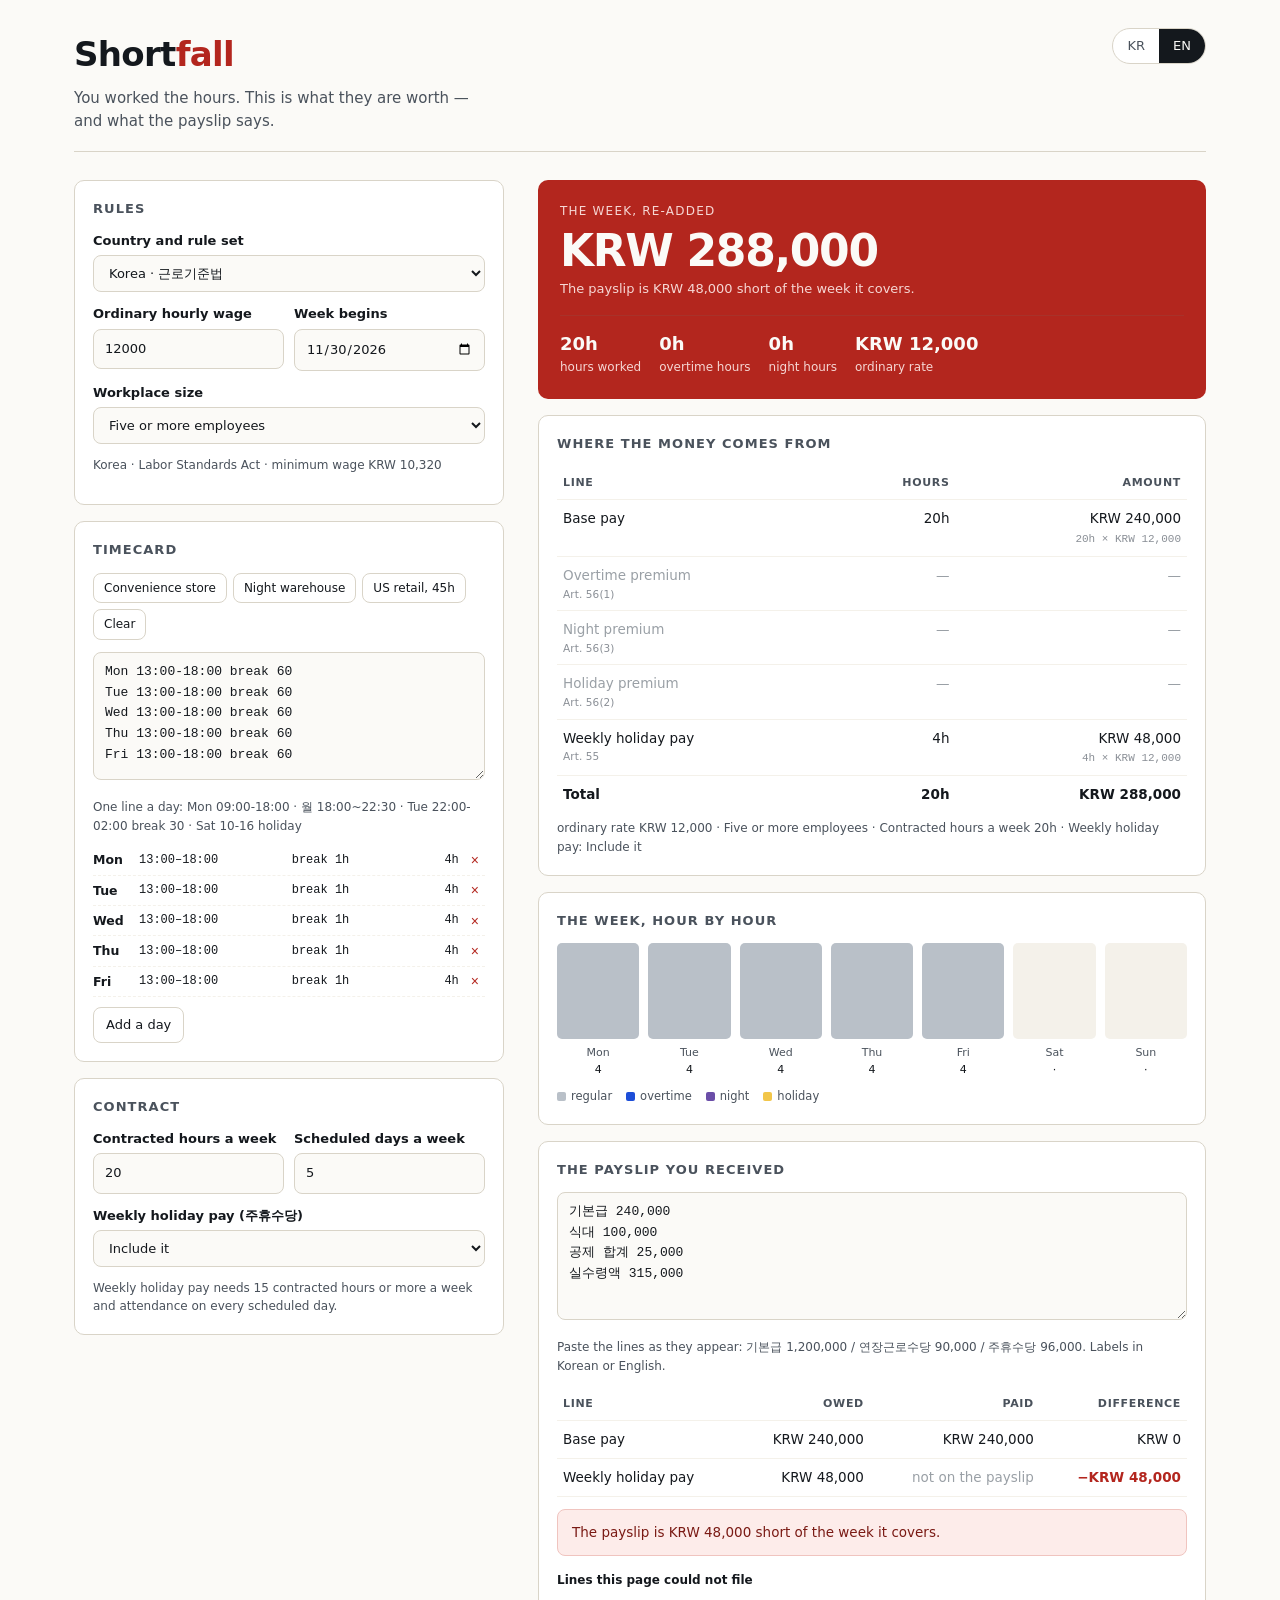
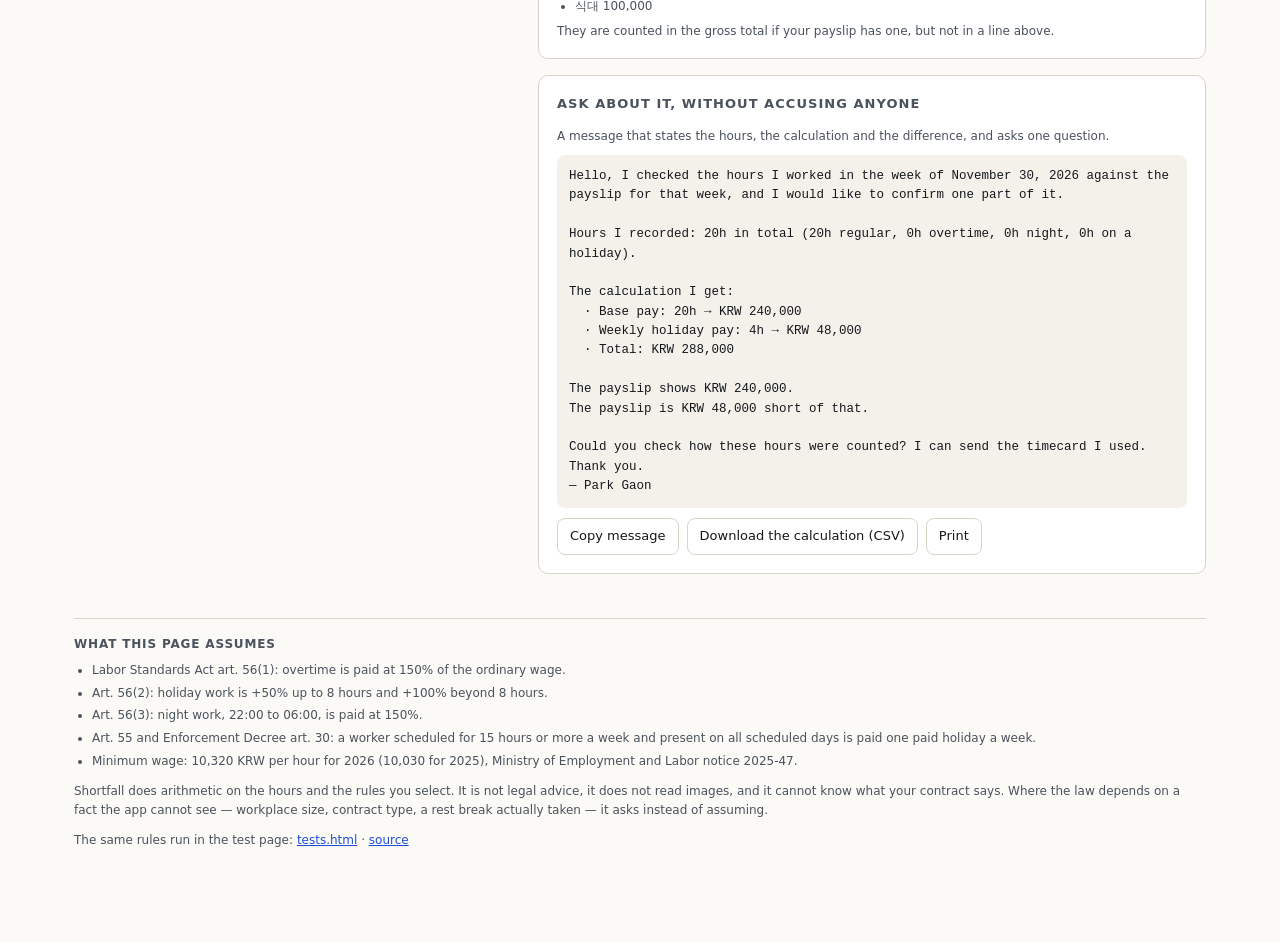
<file: docs/index.html>
<!doctype html>
<html lang="en">
<head>
<meta charset="utf-8">
<meta name="viewport" content="width=device-width, initial-scale=1">
<title>Shortfall — the payslip, re-added</title>
<meta name="description" content="Check a week of hours against the payslip. Korea's Labor Standards Act and the US FLSA, computed in the browser, with the formula behind every number.">
<link rel="stylesheet" href="styles.css?v=11">
<link rel="icon" href="data:image/svg+xml,<svg xmlns='http://www.w3.org/2000/svg' viewBox='0 0 100 100'><rect width='100' height='100' fill='%2314181d'/><text x='50' y='72' font-size='64' text-anchor='middle' fill='%23f2c64a' font-family='monospace'>S</text></svg>">
</head>
<body>
<div class="wrap">

  <header class="top">
    <div class="brand">
      <h1>Short<span>fall</span></h1>
      <p data-t="tagline">You worked the hours. This is what they are worth — and what the payslip says.</p>
    </div>
    <div class="lang" role="group" aria-label="Language / 언어">
      <button type="button" data-lang="ko" aria-pressed="false" aria-label="한국어로 보기">KR</button>
      <button type="button" data-lang="en" aria-pressed="true" aria-label="Read in English">EN</button>
    </div>
  </header>

  <main class="grid">

    <!-- ───────────── left: what happened ───────────── -->
    <div class="left">

      <section class="card">
        <h2 data-t="rules_title">Rules</h2>
        <label class="field">
          <strong data-t="country">Country and rule set</strong>
          <select id="country">
            <option value="kr">Korea · 근로기준법</option>
            <option value="us">United States · FLSA</option>
          </select>
        </label>
        <div class="row">
          <label class="field">
            <strong data-t="rate">Ordinary hourly wage</strong>
            <input id="rate" type="text" inputmode="decimal" value="12000" autocomplete="off">
          </label>
          <label class="field">
            <strong data-t="week_start">Week begins</strong>
            <input id="weekStart" type="date">
          </label>
        </div>
        <label class="field" id="sizeField">
          <strong data-t="size">Workplace size</strong>
          <select id="size">
            <option value="five" data-t-opt="size_five">Five or more employees</option>
            <option value="under" data-t-opt="size_under">Fewer than five</option>
          </select>
        </label>
        <p class="rules-note" id="rulesNote"></p>
      </section>

      <section class="card">
        <h2 data-t="timecard">Timecard</h2>
        <div class="presets">
          <button type="button" class="ghost" data-preset="store" data-t="preset_store">Convenience store</button>
          <button type="button" class="ghost" data-preset="night" data-t="preset_night">Night warehouse</button>
          <button type="button" class="ghost" data-preset="us" data-t="preset_us">US retail, 45h</button>
          <button type="button" class="ghost" data-preset="clear" data-t="preset_clear">Clear</button>
        </div>
        <label class="field">
          <textarea id="timecard" spellcheck="false" aria-label="Timecard"></textarea>
        </label>
        <p class="hint" data-t="timecard_hint">One line a day: Mon 09:00-18:00 · 월 18:00~22:30 · Tue 22:00-02:00 break 30 · Sat 10-16 holiday</p>
        <div class="problems" id="problems" aria-live="polite"></div>
        <div class="rows" id="rows"></div>
        <div class="actions">
          <button type="button" class="ghost" id="addRow" data-t="add_row">Add a day</button>
        </div>
      </section>

      <section class="card" id="contractCard">
        <h2 data-t="contract">Contract</h2>
        <div class="row">
          <label class="field">
            <strong data-t="contract_hours">Contracted hours a week</strong>
            <input id="contractHours" type="number" min="0" max="60" step="0.5" value="20">
          </label>
          <label class="field">
            <strong data-t="scheduled_days">Scheduled days a week</strong>
            <input id="scheduledDays" type="number" min="1" max="7" step="1" value="4">
          </label>
        </div>
        <label class="field" id="weeklyHolidayField">
          <strong data-t="weekly_holiday">Weekly holiday pay (주휴수당)</strong>
          <select id="weeklyHoliday">
            <option value="yes" data-t-opt="wh_yes">Include it</option>
            <option value="no" data-t-opt="wh_no">Not applicable to me</option>
          </select>
        </label>
        <p class="hint" data-t="contract_hint">Weekly holiday pay needs 15 contracted hours or more a week and attendance on every scheduled day.</p>
      </section>

    </div>

    <!-- ───────────── right: what it is worth ───────────── -->
    <div class="right">

      <div class="hero" id="hero">
        <div class="kicker" data-t="hero_kicker">The week, re-added</div>
        <div class="amount" id="heroAmount">—</div>
        <div class="sub" id="heroSub"></div>
        <div class="statline">
          <div><b id="statHours">—</b><span data-t="stat_hours">hours worked</span></div>
          <div><b id="statOt">—</b><span data-t="stat_ot">overtime hours</span></div>
          <div><b id="statNight">—</b><span data-t="stat_night">night hours</span></div>
          <div><b id="statRate">—</b><span data-t="stat_rate">ordinary rate</span></div>
        </div>
      </div>

      <div id="flags" style="margin-top:16px"></div>

      <section class="card" style="margin-top:16px">
        <h2 data-t="breakdown">Where the money comes from</h2>
        <table>
          <thead>
            <tr>
              <th data-t="th_line">Line</th>
              <th class="num" data-t="th_hours">Hours</th>
              <th class="num" data-t="th_amount">Amount</th>
            </tr>
          </thead>
          <tbody id="breakdown"></tbody>
        </table>
        <p class="hint" id="assumptionsLine"></p>
      </section>

      <section class="card">
        <h2 data-t="week_chart">The week, hour by hour</h2>
        <div class="days" id="days"></div>
        <div class="legend">
          <span style="--c:#b9c0c8" data-t="leg_regular">regular</span>
          <span style="--c:#1d4ed8" data-t="leg_overtime">overtime</span>
          <span style="--c:#6b4ea8" data-t="leg_night">night</span>
          <span style="--c:#f2c64a" data-t="leg_holiday">holiday</span>
        </div>
      </section>

      <section class="card">
        <h2 data-t="payslip">The payslip you received</h2>
        <label class="field">
          <textarea id="payslip" spellcheck="false" aria-label="Payslip"></textarea>
        </label>
        <p class="hint" data-t="payslip_hint">Paste the lines as they appear: 기본급 1,200,000 / 연장근로수당 90,000 / 주휴수당 96,000. Labels in Korean or English.</p>
        <div id="compareWrap"></div>
        <div id="unreadWrap"></div>
      </section>

      <section class="card">
        <h2 data-t="message">Ask about it, without accusing anyone</h2>
        <p class="hint" data-t="message_hint">A message that states the hours, the calculation and the difference, and asks one question.</p>
        <div class="letter" id="letter"></div>
        <div class="actions">
          <button type="button" class="ghost" id="copyLetter" data-t="copy">Copy message</button>
          <button type="button" class="ghost" id="downloadCsv" data-t="csv">Download the calculation (CSV)</button>
          <button type="button" class="ghost" id="printPage" data-t="print">Print</button>
        </div>
      </section>

    </div>
  </main>

  <footer class="foot">
    <h3 data-t="assumptions">What this page assumes</h3>
    <ul id="citations"></ul>
    <p data-t="limits">Shortfall does arithmetic on the hours and the rules you select. It is not legal advice, it does not read images, and it cannot know what your contract says. Where the law depends on a fact the app cannot see — workplace size, contract type, a rest break actually taken — it asks instead of assuming.</p>
    <p><span data-t="tests_label">The same rules run in the test page:</span> <a href="tests.html">tests.html</a> · <a href="https://github.com/qkrrkdhzdl-arch/shortfall">source</a></p>
  </footer>
</div>

<script type="module" src="app.js?v=11"></script>
</body>
</html>
</file>
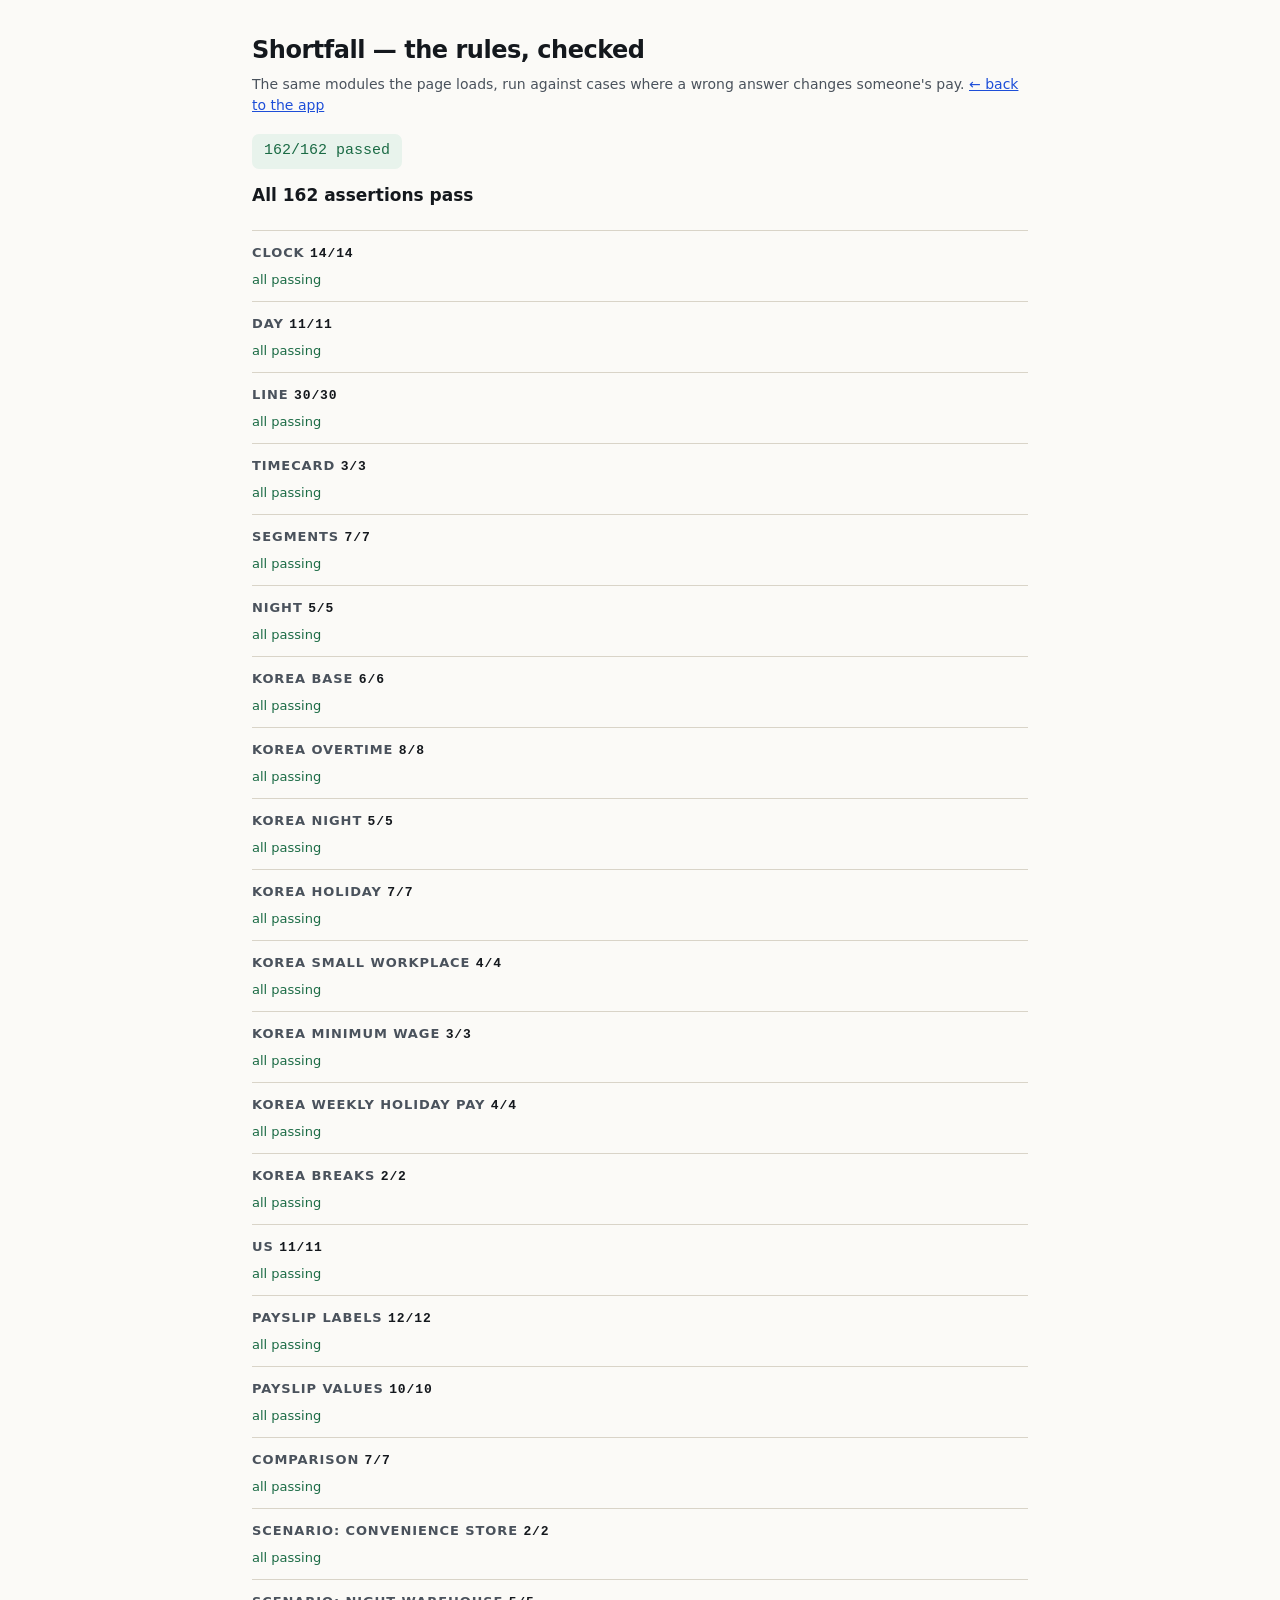
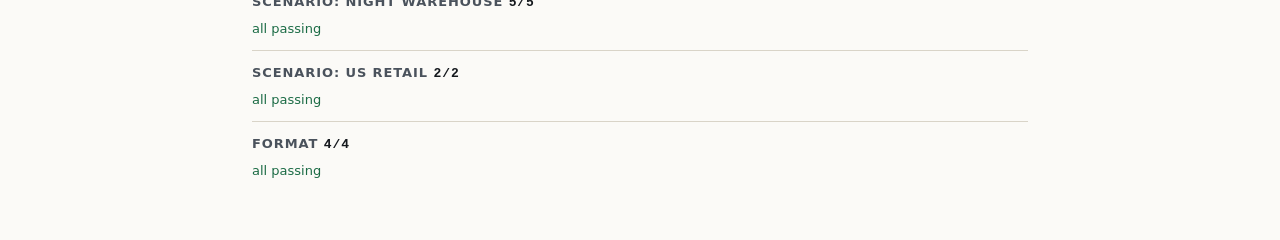
<file: docs/tests.html>
<!doctype html>
<html lang="en">
<head>
<meta charset="utf-8">
<meta name="viewport" content="width=device-width, initial-scale=1">
<title>Shortfall — tests</title>
<style>
  :root { --paper:#fbfaf7; --ink:#14181d; --soft:#4a525c; --rule:#d9d4c8; --bad:#b3261e; --good:#1b6b45; }
  * { box-sizing: border-box; }
  body { margin:0; background:var(--paper); color:var(--ink); font-family:"Inter","Pretendard","Apple SD Gothic Neo",system-ui,sans-serif; line-height:1.5; }
  .wrap { max-width: 820px; margin: 0 auto; padding: 32px 22px 70px; }
  h1 { font-size: 24px; margin: 0 0 6px; letter-spacing: -0.02em; }
  p.lead { color: var(--soft); margin: 0 0 18px; font-size: 14px; }
  #summary { display:inline-block; font-family: ui-monospace, monospace; font-size: 15px; padding: 6px 12px; border-radius: 7px; background:#eee; }
  #summary.pass { background:#e8f3ec; color:var(--good); }
  #summary.fail { background:#fdecea; color:var(--bad); }
  #headline { font-size: 17px; font-weight: 600; margin: 14px 0 22px; }
  section.g { border-top: 1px solid var(--rule); padding: 12px 0; }
  section.g h2 { font-size: 13px; text-transform: uppercase; letter-spacing: .07em; margin: 0 0 6px; color: var(--soft); font-weight: 600; }
  section.g h2 span { color: var(--ink); font-family: ui-monospace, monospace; }
  .allok { color: var(--good); font-size: 13px; margin: 0; }
  ul { margin: 0; padding-left: 18px; font-size: 13px; }
  li.bad { color: var(--bad); margin-bottom: 4px; }
  a { color: #1d4ed8; }
</style>
</head>
<body>
<div class="wrap">
  <h1>Shortfall — the rules, checked</h1>
  <p class="lead">The same modules the page loads, run against cases where a wrong answer changes someone's pay. <a href="index.html">← back to the app</a></p>
  <div id="summary">running…</div>
  <div id="headline"></div>
  <div id="groups"></div>
</div>
<script type="module" src="tests.js?v=11"></script>
</body>
</html>
</file>
<file: docs/styles.css>
:root {
  --paper: #fbfaf7;
  --paper-2: #f4f1ea;
  --ink: #14181d;
  --ink-soft: #4a525c;
  --rule: #d9d4c8;
  --accent: #1d4ed8;
  --amber: #f2c64a;
  --bad: #b3261e;
  --bad-soft: #fdecea;
  --good: #1b6b45;
  --good-soft: #e8f3ec;
  --radius: 10px;
  --mono: ui-monospace, "SFMono-Regular", "JetBrains Mono", Menlo, Consolas, monospace;
}

* { box-sizing: border-box; }

html, body {
  margin: 0;
  background: var(--paper);
  color: var(--ink);
  font-family: "Inter", "Pretendard", "Apple SD Gothic Neo", "Noto Sans KR", system-ui, -apple-system, sans-serif;
  font-size: 15px;
  line-height: 1.55;
  -webkit-font-smoothing: antialiased;
}

a { color: var(--accent); }

.wrap { max-width: 1180px; margin: 0 auto; padding: 28px 24px 80px; }

/* header */
.top { display: flex; align-items: flex-start; justify-content: space-between; gap: 24px; border-bottom: 1px solid var(--rule); padding-bottom: 18px; }
.brand h1 { margin: 0; font-size: 34px; letter-spacing: -0.02em; font-weight: 700; }
.brand h1 span { color: var(--bad); }
.brand p { margin: 6px 0 0; color: var(--ink-soft); max-width: 44ch; }
.lang { display: inline-flex; border: 1px solid var(--rule); border-radius: 999px; overflow: hidden; background: #fff; }
.lang button { border: 0; background: transparent; padding: 7px 14px; font: inherit; font-size: 13px; cursor: pointer; color: var(--ink-soft); }
.lang button[aria-pressed="true"] { background: var(--ink); color: var(--paper); }

/* layout */
.grid { display: grid; grid-template-columns: 430px minmax(0, 1fr); gap: 34px; margin-top: 28px; align-items: start; }
@media (max-width: 980px) { .grid { grid-template-columns: 1fr; } }

.card { background: #fff; border: 1px solid var(--rule); border-radius: var(--radius); padding: 18px; }
.card + .card { margin-top: 16px; }
.card h2 { font-size: 13px; text-transform: uppercase; letter-spacing: 0.08em; color: var(--ink-soft); margin: 0 0 12px; font-weight: 600; }

label.field { display: block; margin-bottom: 12px; font-size: 13px; color: var(--ink-soft); }
label.field strong { display: block; color: var(--ink); font-weight: 600; font-size: 13px; margin-bottom: 4px; }
input[type="text"], input[type="number"], input[type="date"], select, textarea {
  width: 100%; border: 1px solid var(--rule); border-radius: 8px; background: var(--paper);
  padding: 9px 11px; font: inherit; color: var(--ink);
}
textarea { font-family: var(--mono); font-size: 13px; line-height: 1.6; resize: vertical; min-height: 128px; }
input:focus, select:focus, textarea:focus { outline: 2px solid var(--accent); outline-offset: 1px; background: #fff; }

.row { display: grid; grid-template-columns: 1fr 1fr; gap: 10px; }
.row-3 { display: grid; grid-template-columns: 1fr 1fr 1fr; gap: 10px; }

button.primary {
  width: 100%; border: 0; background: var(--ink); color: var(--paper); font: inherit; font-weight: 600;
  padding: 11px 14px; border-radius: 8px; cursor: pointer;
}
button.primary:hover { background: #000; }
button.ghost { border: 1px solid var(--rule); background: #fff; color: var(--ink); font: inherit; padding: 7px 12px; border-radius: 8px; cursor: pointer; font-size: 13px; }
button.ghost:hover { border-color: var(--ink); }
button.link { border: 0; background: none; color: var(--accent); font: inherit; font-size: 13px; cursor: pointer; padding: 0; text-decoration: underline; }
.actions { display: flex; gap: 8px; flex-wrap: wrap; margin-top: 10px; }

.presets { display: flex; gap: 6px; flex-wrap: wrap; margin-bottom: 12px; }
.presets button { font-size: 12px; padding: 5px 10px; }

/* summary */
.summary { position: sticky; top: 16px; }
.hero { background: var(--ink); color: var(--paper); border-radius: var(--radius); padding: 22px; }
.hero .kicker { font-size: 12px; letter-spacing: 0.1em; text-transform: uppercase; color: #c9c2b2; }
.hero .amount { font-size: 44px; font-weight: 700; letter-spacing: -0.03em; line-height: 1.1; margin: 6px 0 4px; font-variant-numeric: tabular-nums; }
.hero .sub { color: #cfc7b6; font-size: 13px; }
.hero.short { background: var(--bad); }
.hero.short .kicker, .hero.short .sub { color: #f6d7d4; }
.hero.short .statline { border-top-color: #a8322a; }
.hero.short .statline div { color: #f6d7d4; }
.hero.short .statline b { color: var(--paper); }

.statline { display: flex; gap: 18px; flex-wrap: wrap; margin-top: 16px; border-top: 1px solid var(--rule); padding-top: 14px; }
.statline div { font-size: 12px; color: var(--ink-soft); }
.statline b { display: block; font-size: 18px; color: var(--ink); font-variant-numeric: tabular-nums; }

/* tables */
table { width: 100%; border-collapse: collapse; font-size: 13.5px; }
th, td { text-align: left; padding: 8px 6px; border-bottom: 1px solid var(--paper-2); vertical-align: top; }
th { font-size: 11px; letter-spacing: 0.06em; text-transform: uppercase; color: var(--ink-soft); font-weight: 600; }
td.num, th.num { text-align: right; font-variant-numeric: tabular-nums; }
td.formula { font-family: var(--mono); font-size: 11.5px; color: var(--ink-soft); }
span.formula { display: block; font-family: var(--mono); font-size: 11px; color: #8a8f96; margin-top: 2px; font-weight: 400; }
tr.total td { font-weight: 700; border-top: 1px solid var(--ink); border-bottom: 0; }
tr.zero td { color: #9aa0a6; }

/* day bars */
.days { display: grid; grid-template-columns: repeat(7, 1fr); gap: 9px; margin-top: 6px; }
.day { text-align: center; }
.day .bar { height: 96px; display: flex; flex-direction: column-reverse; border-radius: 5px; overflow: hidden; background: var(--paper-2); position: relative; }
.day .bar i { display: block; }
.day .lbl { font-size: 11px; color: var(--ink-soft); margin-top: 5px; }
.day .hrs { font-size: 11px; font-variant-numeric: tabular-nums; color: var(--ink); }
.seg-regular { background: #b9c0c8; }
.seg-overtime { background: var(--accent); }
.seg-night { background: #6b4ea8; }
.seg-holiday { background: var(--amber); }
.legend { display: flex; gap: 14px; flex-wrap: wrap; font-size: 11.5px; color: var(--ink-soft); margin-top: 10px; }
.legend span::before { content: ""; display: inline-block; width: 9px; height: 9px; border-radius: 2px; margin-right: 5px; vertical-align: -1px; background: var(--c); }

/* flags */
.flag { border-left: 3px solid var(--amber); background: #fffaf0; padding: 9px 12px; border-radius: 0 8px 8px 0; font-size: 13px; margin-bottom: 8px; }
.flag.warn { border-color: var(--bad); background: var(--bad-soft); }
.flag.info { border-color: var(--accent); background: #eef2fe; }

/* parsed rows */
.rows { margin-top: 10px; }
.rowitem { display: grid; grid-template-columns: 40px 1fr 1fr auto auto; gap: 6px; align-items: center; font-size: 12.5px; padding: 5px 0; border-bottom: 1px dashed var(--paper-2); }
.rowitem .d { font-weight: 600; }
.rowitem .mono { font-family: var(--mono); font-size: 12px; }
.rowitem .x { border: 0; background: none; color: var(--bad); cursor: pointer; font-size: 14px; }
.problems { font-size: 12px; color: var(--bad); margin-top: 8px; }
.hint { font-size: 12px; color: var(--ink-soft); margin: 6px 0 0; }
.hidden { display: none !important; }

.banner { border-radius: 8px; padding: 12px 14px; font-size: 13.5px; margin-top: 12px; }
.banner.bad { background: var(--bad-soft); color: #7a1a14; border: 1px solid #f0c4bf; }
.banner.good { background: var(--good-soft); color: var(--good); border: 1px solid #bfdcc9; }

.letter { font-family: var(--mono); font-size: 12.5px; white-space: pre-wrap; background: var(--paper-2); border-radius: 8px; padding: 12px; margin-top: 10px; }

footer.foot { margin-top: 44px; border-top: 1px solid var(--rule); padding-top: 16px; font-size: 12px; color: var(--ink-soft); }
footer.foot h3 { font-size: 12px; text-transform: uppercase; letter-spacing: 0.07em; margin: 0 0 8px; }
footer.foot ul { margin: 0; padding-left: 18px; }
footer.foot li { margin-bottom: 4px; }

.rules-note { font-size: 12px; color: var(--ink-soft); }

@media print {
  .top, .left, .actions, .lang, .presets { display: none !important; }
  .grid { display: block; }
  .summary { position: static; }
  body { background: #fff; }
}

small.cite { display: block; font-size: 10.5px; color: #8a8f96; letter-spacing: 0.01em; }
</file>
